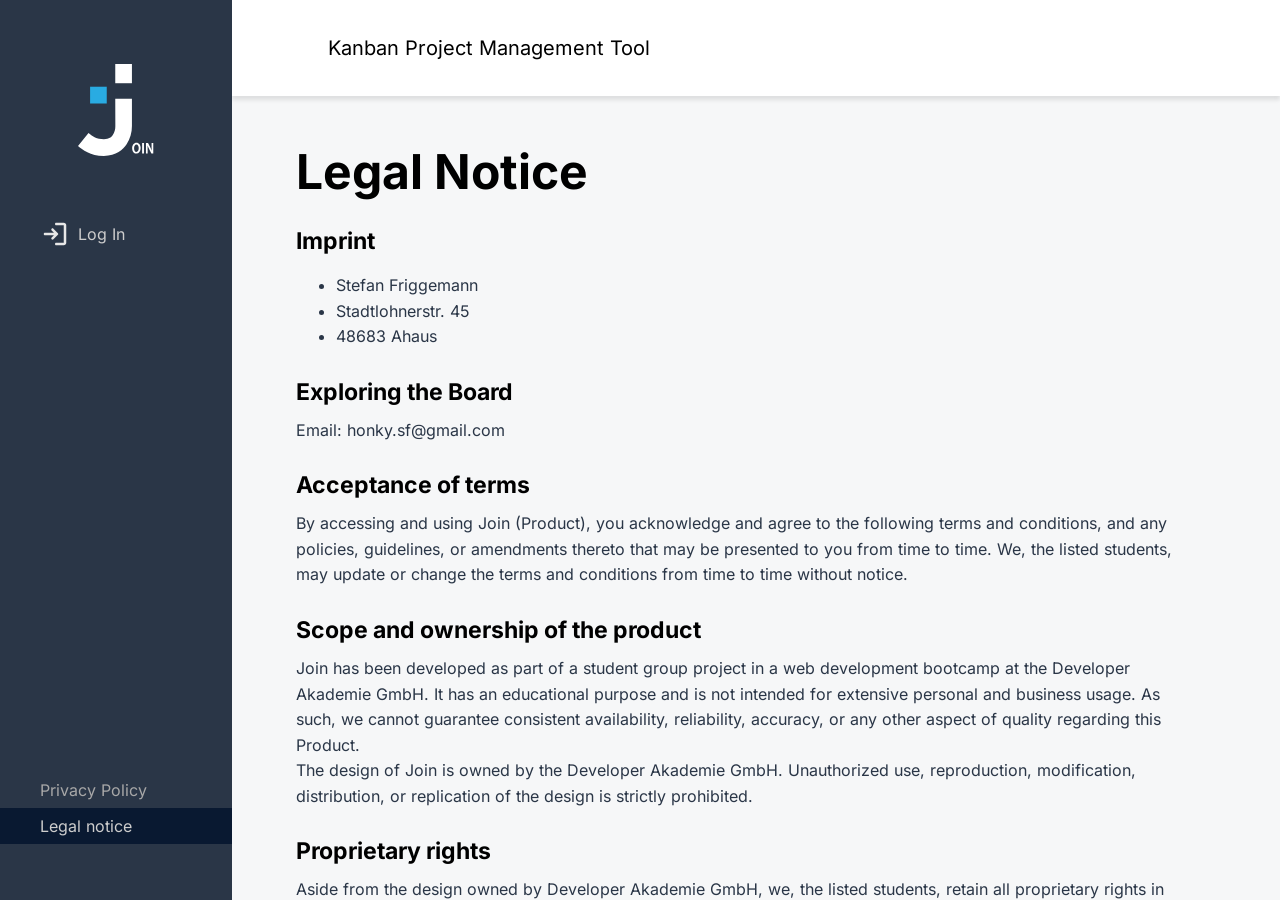
<file: html/legal-external.html>
<!DOCTYPE html>
<html lang="en">

<head>
    <meta charset="UTF-8">
    <meta name="viewport" content="width=device-width, initial-scale=1.0">
    <title>Legal Notice – Join</title>
    <link rel="icon" type="image/svg+xml" href="../assets/icons/logo.svg">
    <link rel="stylesheet" href="../CSS/root.css">
    <script src="../scripts/focus-input.js" defer></script>
    <link rel="stylesheet" href="../style.css">
    <link rel="stylesheet" href="../CSS/help.css">
</head>

<body class="help-page external-legal-page">
    <div class="app-layout">
        <aside class="sidebar">
            <div class="sidebar-logo">
                <img src="../assets/icons/join-logo-white.svg" alt="Join">
            </div>
            <nav class="sidebar-nav" aria-label="Account navigation">
                <a class="sidebar-link" href="../index.html">
                    <img src="../assets/icons/login.svg" alt="">
                    <span>Log In</span>
                </a>
            </nav>
            <div class="sidebar-legal">
                <a href="./privacy-external.html">Privacy Policy</a>
                <a class="active" href="./legal-external.html" aria-current="page">Legal notice</a>
            </div>
        </aside>

        <div class="app-content">
            <header class="header">
                <a class="board-mobile-logo" href="../index.html" aria-label="Join home">
                    <img src="../assets/icons/logo.svg" alt="Join">
                </a>
                <p class="board-project-name">Kanban Project Management Tool</p>
            </header>

            <main class="help-main">
                <article class="help-content">
                    <h1>Legal Notice</h1>

                    <section class="help-section" aria-labelledby="legal-imprint-title">
                        <h2 id="legal-imprint-title">Imprint</h2>
                        <ul>
                            <li>Stefan Friggemann</li>
                            <li>Stadtlohnerstr. 45</li>
                            <li>48683 Ahaus</li>
                        </ul>
                    </section>

                    <section class="help-section" aria-labelledby="legal-contact-title">
                        <h2 id="legal-contact-title">Exploring the Board</h2>
                        <p>Email: honky.sf@gmail.com</p>
                    </section>

                    <section class="help-section" aria-labelledby="legal-terms-title">
                        <h2 id="legal-terms-title">Acceptance of terms</h2>
                        <p>
                            By accessing and using Join (Product), you acknowledge and agree to the following terms and
                            conditions, and any policies, guidelines, or amendments thereto that may be presented to you
                            from time to time. We, the listed students, may update or change the terms and conditions
                            from time to time without notice.
                        </p>
                    </section>

                    <section class="help-section" aria-labelledby="legal-scope-title">
                        <h2 id="legal-scope-title">Scope and ownership of the product</h2>
                        <p>
                            Join has been developed as part of a student group project in a web development bootcamp at
                            the Developer Akademie GmbH. It has an educational purpose and is not intended for extensive
                            personal and business usage. As such, we cannot guarantee consistent availability,
                            reliability, accuracy, or any other aspect of quality regarding this Product.
                        </p>
                        <p>
                            The design of Join is owned by the Developer Akademie GmbH. Unauthorized use, reproduction,
                            modification, distribution, or replication of the design is strictly prohibited.
                        </p>
                    </section>

                    <section class="help-section" aria-labelledby="legal-rights-title">
                        <h2 id="legal-rights-title">Proprietary rights</h2>
                        <p>
                            Aside from the design owned by Developer Akademie GmbH, we, the listed students, retain all
                            proprietary rights in Join, including any associated copyrighted material, trademarks, and
                            other proprietary information.
                        </p>
                    </section>

                    <section class="help-section" aria-labelledby="legal-use-title">
                        <h2 id="legal-use-title">Use of the product</h2>
                        <p>
                            Join is intended to be used for lawful purposes only, in accordance with all applicable laws
                            and regulations. Any use of Join for illegal activities, or to harass, harm, threaten, or
                            intimidate another person, is strictly prohibited. You are solely responsible for your
                            interactions with other users of Join.
                        </p>
                    </section>

                    <section class="help-section" aria-labelledby="legal-disclaimer-title">
                        <h2 id="legal-disclaimer-title">Disclaimer of warranties and limitation of liability</h2>
                        <p>
                            Join is provided “as is” without warranty of any kind, whether express or implied, including
                            but not limited to the implied warranties of merchantability, fitness for a particular
                            purpose, and non-infringement. In no event will we, the listed students, or the Developer
                            Akademie GmbH, be liable for any damages, including but not limited to direct, indirect,
                            incidental, special, consequential, or punitive damages, arising out of or in connection
                            with the use or inability to use Join.
                        </p>
                    </section>
                </article>
            </main>
        </div>
    </div>

    <nav class="board-mobile-nav" aria-label="Account navigation">
        <a href="../index.html">
            <img src="../assets/icons/login.svg" alt="">
            <span>Log In</span>
        </a>
    </nav>
</body>

</html>
</file>
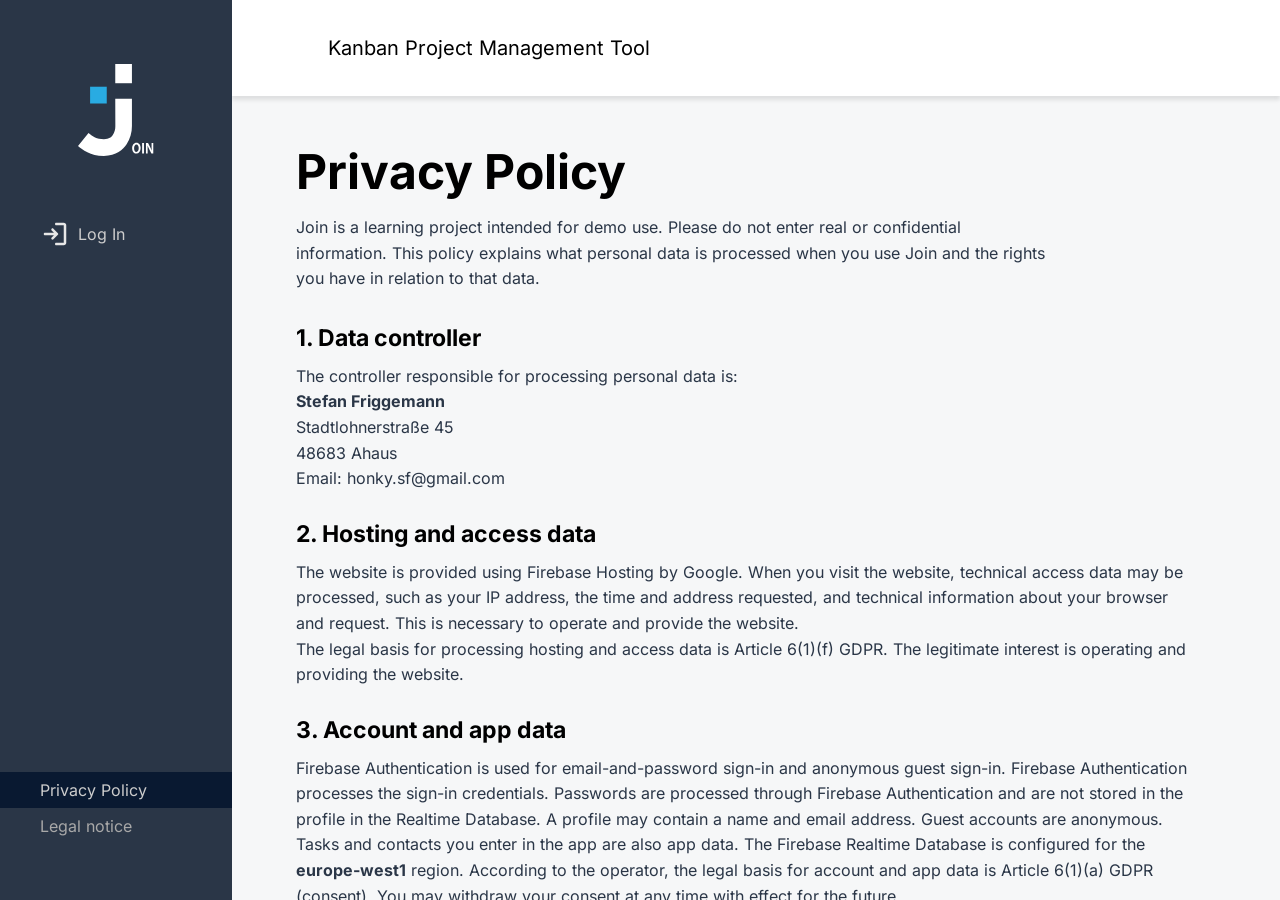
<file: html/privacy-external.html>
<!DOCTYPE html>
<html lang="en">

<head>
    <meta charset="UTF-8">
    <meta name="viewport" content="width=device-width, initial-scale=1.0">
    <title>Privacy Policy – Join</title>
    <link rel="icon" type="image/svg+xml" href="../assets/icons/logo.svg">
    <link rel="stylesheet" href="../CSS/root.css">
    <script src="../scripts/focus-input.js" defer></script>
    <link rel="stylesheet" href="../style.css">
    <link rel="stylesheet" href="../CSS/help.css">
</head>

<body class="privacy-page external-privacy-page">
    <div class="app-layout">
        <aside class="sidebar">
            <div class="sidebar-logo">
                <img src="../assets/icons/join-logo-white.svg" alt="Join">
            </div>
            <nav class="sidebar-nav" aria-label="Account navigation">
                <a class="sidebar-link" href="../index.html">
                    <img src="../assets/icons/login.svg" alt="">
                    <span>Log In</span>
                </a>
            </nav>
            <div class="sidebar-legal">
                <a class="active" href="./privacy-external.html" aria-current="page">Privacy Policy</a>
                <a href="./legal-external.html">Legal notice</a>
            </div>
        </aside>

        <div class="app-content">
            <header class="header">
                <a class="board-mobile-logo" href="../index.html" aria-label="Join home">
                    <img src="../assets/icons/logo.svg" alt="Join">
                </a>
                <p class="board-project-name">Kanban Project Management Tool</p>
            </header>

            <main class="help-main">
                <article class="help-content">
                    <h1>Privacy Policy</h1>
                    <p class="help-intro">
                        Join is a learning project intended for demo use. Please do not enter real or confidential
                        information. This policy explains what personal data is processed when you use Join and the
                        rights you have in relation to that data.
                    </p>

                    <section class="help-section">
                        <h2>1. Data controller</h2>
                        <p>
                            The controller responsible for processing personal data is:<br>
                            <strong>Stefan Friggemann</strong><br>
                            Stadtlohnerstraße 45<br>
                            48683 Ahaus<br>
                            Email: honky.sf@gmail.com
                        </p>
                    </section>

                    <section class="help-section">
                        <h2>2. Hosting and access data</h2>
                        <p>
                            The website is provided using Firebase Hosting by Google. When you visit the website,
                            technical access data may be processed, such as your IP address, the time and address
                            requested, and technical information about your browser and request. This is necessary
                            to operate and provide the website.
                        </p>
                        <p>
                            The legal basis for processing hosting and access data is Article 6(1)(f) GDPR. The
                            legitimate interest is operating and providing the website.
                        </p>
                    </section>

                    <section class="help-section">
                        <h2>3. Account and app data</h2>
                        <p>
                            Firebase Authentication is used for email-and-password sign-in and anonymous guest
                            sign-in. Firebase Authentication processes the sign-in credentials. Passwords are
                            processed through Firebase Authentication and are not stored in the profile in the
                            Realtime Database. A profile may contain a name and email address. Guest accounts are
                            anonymous.
                        </p>
                        <p>
                            Tasks and contacts you enter in the app are also app data. The Firebase Realtime
                            Database is configured for the <strong>europe-west1</strong> region. According to the
                            operator, the legal basis for account and app data is Article 6(1)(a) GDPR (consent).
                            You may withdraw your consent at any time with effect for the future.
                        </p>
                    </section>

                    <section class="help-section">
                        <h2>4. Tasks, contacts, and access permissions</h2>
                        <p>
                            Tasks are stored in a shared <code>tasks</code> collection and contacts in a shared
                            <code>contacts</code> collection. Tasks contain the UID of the account that created
                            them; contacts do not contain a creator UID. When a task is opened for editing, the
                            task and its ID are temporarily stored in the browser's <code>sessionStorage</code>.
                        </p>
                        <p>
                            Under the currently active database rules confirmed by the operator, all signed-in
                            accounts, including guest accounts, can read all user profiles and read and modify all
                            tasks and contacts. An account can modify only its own user profile. Tasks and contacts
                            are therefore not protected on a per-account basis: other signed-in accounts can view
                            and modify them. For this reason, do not enter real or confidential information.
                        </p>
                    </section>

                    <section class="help-section">
                        <h2>5. Recipients and transfers to third countries</h2>
                        <p>
                            Google and Firebase process data to the extent necessary to provide hosting,
                            authentication, and database services. According to the operator, the
                            <a href="https://cloud.google.com/terms" target="_blank" rel="noopener noreferrer">
                                Google Cloud Platform Terms of Service</a>
                            and the
                            <a href="https://firebase.google.com/terms/data-processing-terms" target="_blank"
                                rel="noopener noreferrer">Firebase Data Processing Addendum</a>.
                        </p>
                        <p>
                            Where a relevant transfer to a third country takes place and the transfer falls within
                            the applicable scope, Google relies, according to information reviewed by the operator,
                            on the EU Standard Contractual Clauses and the EU-U.S. Data Privacy Framework.
                        </p>
                    </section>

                    <section class="help-section">
                        <h2>6. Deletion and retention</h2>
                        <p>
                            Account deletion requests are handled manually. Tasks associated with an account are
                            checked using the stored creator UID. Since shared contacts do not contain a creator UID,
                            they are reviewed manually as part of the request. Please identify any relevant contacts
                            in your request. Privacy requests are received through Gmail at the email address above
                            and are deleted after they have been handled, unless a legal retention obligation
                            applies.
                        </p>
                        <p>
                            No specific project-level retention period for hosting access logs has been confirmed.
                            According to the current screenshot, Cloud Logging is not linked to the project. Firebase
                            specifies 30 days as the default for Hosting web request logs exported to Cloud Logging;
                            this does not establish the current retention period for this project. No specific
                            provider-level retention period is stated here.
                        </p>
                    </section>

                    <section class="help-section">
                        <h2>7. Your rights</h2>
                        <p>
                            Subject to the applicable legal requirements, you have the right to access your personal
                            data and request its rectification or erasure, restriction of processing, and
                            portability. Where processing is based on legitimate interests, you may object for
                            reasons relating to your particular situation. You may withdraw consent at any time with
                            effect for the future.
                        </p>
                        <p>
                            You also have the right to lodge a complaint with a data protection supervisory
                            authority, particularly in the country of your habitual residence, place of work, or the
                            place of the alleged infringement.
                        </p>
                        <p>
                            For privacy-related requests, please contact the controller listed above.
                        </p>
                    </section>

                    <section class="help-section">
                        <h2>8. Updates</h2>
                        <p>
                            This Privacy Policy will be updated if the features, providers, or purposes of
                            processing change.
                        </p>
                        <p>Last updated: November 2026</p>
                    </section>
                </article>
            </main>
        </div>
    </div>

    <nav class="board-mobile-nav" aria-label="Account navigation">
        <a href="../index.html">
            <img src="../assets/icons/login.svg" alt="">
            <span>Log In</span>
        </a>
    </nav>
</body>

</html>
</file>
<file: CSS/root.css>
/* 1. Schriftarten definieren */
@font-face {
    font-family: 'Inter';
    src: url('../assets/fonts/inter-v20-latin-regular.woff2') format('woff2');
    font-weight: 400;
    font-style: normal;
    font-display: swap;
}

@font-face {
    font-family: 'Inter';
    src: url('../assets/fonts/inter-v20-latin-700.woff2') format('woff2');
    font-weight: 700;
    font-style: normal;
    font-display: swap;
}

/* 2. Als CSS-Variable hinterlegen  */
:root {
    --font-main: 'Inter', sans-serif;
    --font-weight-regular: 400;
    --font-weight-bold: 700;
    --color-primary: #2a3647;
    --color-accent: #29abe2;
    --color-login-register-bg: rgba(255, 255, 255, 1);
    --color-background: rgba(246, 247, 248, 1);
    --color-surface: #fff;
    --color-text: #000;
    --color-muted: #a8a8a8;
    --color-border: #2a3647;
    --color-sidebar-active: #091931;
    --color-sidebar-text: #cdcdcd;
    --color-urgent: rgba(255, 61, 0, 1);
    --color-medium: rgba(255, 168, 0, 1);
    --color-low: rgba(122, 226, 41, 1);
    --color-greeting: #124658;
    --color-assignee-1: rgba(151, 71, 255, 1);
    --color-assignee-2: rgba(0, 190, 232, 1);
    --color-assignee-3: rgba(31, 215, 193, 1);
    --color-assignee-4: rgba(255, 116, 94, 1);
    --color-assignee-5: rgba(255, 163, 94, 1);
    --color-assignee-6: rgba(252, 113, 255, 1);
    --color-assignee-7: rgba(255, 199, 1, 1);
    --color-assignee-8: rgba(0, 56, 255, 1);
    --color-assignee-9: rgba(195, 255, 43, 1);
    --color-assignee-10: rgba(255, 230, 43, 1);
    --color-assignee-11: rgba(255, 70, 70, 1);
    --color-assignee-12: rgba(255, 187, 43, 1);
}

body {
    font-family: var(--font-main);
    color: var(--color-primary);
}

h1 {
    font-family: var(--font-main);
    font-weight: var(--font-weight-bold);
    font-size: 64px;
}

h2 {
    font-family: var(--font-main);
    font-weight: var(--font-weight-bold);
    font-size: 61px;
}

p {
    font-family: var(--font-main);
    font-weight: var(--font-weight-regular);
    font-size: 20px;
}

/* 3. Globale Styles für Buttons, Inputs und Links */
button,
input {
    font: inherit;
}

button {
    cursor: pointer;
}

.btn {
    min-height: 48px;
    padding: 12px 20px;
    border: 0;
    border-radius: 8px;
    color: var(--color-surface);
    background: var(--color-primary);
    font-weight: var(--font-weight-bold);
}

.btn:hover,
.btn:focus-visible {
    background: var(--color-accent);
}

.btn:disabled {
    cursor: not-allowed;
    opacity: 0.55;
}

.secondary-btn {
    border: 1px solid var(--color-primary);
    color: var(--color-primary);
    background: var(--color-surface);
}

.secondary-btn:hover,
.secondary-btn:focus-visible {
    border-color: var(--color-accent);
    color: var(--color-accent);
    background: var(--color-surface);
}

:where(html:not([data-pointer-focus])) :is(a, button, input, select, textarea, summary, [tabindex]):focus-visible {
    outline: 3px solid var(--color-border);
    outline-offset: 3px;
}

:where(html[data-pointer-focus]) :is(a, button, input, select, textarea, summary, [tabindex]):focus-visible {
    outline: none;
}
</file>
<file: style.css>
body {
    font-family: var(--font-main);
    background: var(--color-background);
    color: var(--color-text);
    margin: 0;
}

/*Header and Sidebar styling*/
.app-layout {
    display: flex;
    min-height: 100dvh;
}

.sidebar {
    display: flex;
    flex: 0 0 232px;
    flex-direction: column;
    justify-content: space-between;
    width: 232px;
    height: 100vh;
    min-height: 100vh;
    padding: 64px 0;
    box-sizing: border-box;
    background: var(--color-primary);
    opacity: 1;
}

@media (min-width: 768px) {
    .board-page .sidebar,
    .add-task-page .sidebar {
        position: sticky;
        top: 0;
        align-self: flex-start;
        height: 100dvh;
        min-height: 0;
    }
}

.sidebar-logo {
    display: flex;
    justify-content: center;
}

.sidebar-logo img {
    width: 76px;
    height: auto;
}

.sidebar-nav {
    display: flex;
    flex-direction: column;
    gap: 8px;
}

.sidebar-link {
    display: flex;
    align-items: center;
    gap: 8px;
    min-height: 56px;
    padding: 0 40px;
    color: var(--color-sidebar-text);
    font-size: 16px;
    text-decoration: none;
    transition: background-color 100ms ease;
}

.sidebar-link img {
    width: 30px;
    height: 30px;
    flex-shrink: 0;
}

.sidebar-link:hover,
.sidebar-link:focus-visible,
.sidebar-link.active {
    background: var(--color-sidebar-active);
}

.sidebar-legal {
    display: flex;
    flex-direction: column;
    gap: 16px;
    padding: 0 40px;
}

.sidebar-legal a {
    color: var(--color-muted);
    font-size: 16px;
    text-decoration: none;
}

.sidebar-legal a:hover,
.sidebar-legal a:focus-visible {
    color: var(--color-accent);
}

.app-content {
    flex: 1;
    min-width: 0;
}

.header {
    display: flex;
    align-items: center;
    width: 100%;
    justify-content: space-between;
    background: var(--color-surface);
    box-shadow: 0px 4px 4px 0px rgba(0, 0, 0, 0.1);
    height: 96px;
    padding: 20px 40px 20px 96px;
    box-sizing: border-box;
    overflow-x: clip;
    opacity: 1;
}

.header img {
    width: 32px;
    height: 32px;
}

.header-actions {
    display: flex;
    align-items: center;
    gap: 16px;
}

.profile-menu-wrapper {
    position: relative;
}

.header-avatar-trigger {
    display: grid;
    width: 56px;
    height: 56px;
    place-items: center;
    padding: 0;
    border: 0;
    border-radius: 50%;
    background: transparent;
    cursor: pointer;
}

.header-avatar-trigger:focus-visible {
    outline: 2px solid var(--color-accent);
    outline-offset: 3px;
}

.profile-menu {
    position: absolute;
    z-index: 20;
    top: calc(100% + 20px);
    right: 0;
    display: flex;
    box-sizing: border-box;
    width: 150px;
    height: 204px;
    flex-direction: column;
    justify-content: space-between;
    padding: 10px;
    border-radius: 20px 0 20px 20px;
    background: rgba(42, 54, 71, 1);
    box-shadow: 0 0 4px 0 rgba(0, 0, 0, 0.4);
    opacity: 0;
    visibility: hidden;
    transform: translateX(100%);
    transition: opacity 250ms ease, transform 250ms ease, visibility 250ms ease;
}

.profile-menu.is-open {
    opacity: 1;
    visibility: visible;
    transform: translateX(0);
}

.profile-menu a {
    padding: 10px;
    color: rgba(205, 205, 205, 1);
    font-family: var(--font-main);
    font-size: 16px;
    font-weight: 400;
    line-height: 120%;
    text-decoration: none;
    white-space: nowrap;
}

.profile-menu a[href$="help.html"] {
    display: none;
}

.profile-menu a:hover,
.profile-menu a:focus-visible {
    color: var(--color-surface);
    background: rgba(255, 255, 255, 0.08);
}

@media (prefers-reduced-motion: reduce) {
    .profile-menu {
        transition: none;
    }
}

.header .header-avatar {
    display: grid;
    place-items: center;
    box-sizing: border-box;
    width: 56px;
    height: 56px;
    flex: 0 0 56px;
    border: 3px solid var(--color-primary);
    border-radius: 50%;
    background: var(--color-surface);
    color: var(--color-primary);
    font-size: 18px;
    font-weight: var(--font-weight-bold);
}

@media (max-width: 900px) {

    .header .header-avatar,
    .header .header-avatar-trigger {
        width: 32px;
        height: 32px;
        flex-basis: 32px;
        font-size: 12px;
    }

    .header .header-actions {
        gap: 8px;
    }
}

@media (width < 768px) {
    .header .header-actions>.help-icon-link {
        display: none;
    }

    .profile-menu {
        top: 100%;
        right: -8px;
    }

    .profile-menu a {
        padding: 11px 10px;
        font-size: 16px;
    }

    .profile-menu a[href$="help.html"] {
        display: block;
    }
}
</file>
<file: CSS/help.css>
.help-main {
    padding: 48px 64px 64px;
    box-sizing: border-box;
}

.board-mobile-logo,
.board-mobile-nav {
    display: none;
}

.help-page .help-icon-link {
    display: inline-flex;
    align-items: center;
    justify-content: center;
}

.help-content {
    width: min(100%, 900px);
}

.help-content h1 {
    margin: 0 0 16px;
    color: var(--color-text);
    font-size: clamp(32px, 5vw, 48px);
    line-height: 1.15;
}

.help-heading {
    display: flex;
    align-items: center;
    justify-content: space-between;
    margin-bottom: 16px;
}

.help-heading h1 {
    margin: 0;
}

.help-back-link {
    display: none;
    width: 32px;
    height: 32px;
    flex: 0 0 32px;
    align-items: center;
    justify-content: center;
}

.help-back-link img {
    display: block;
    width: 24px;
    height: 24px;
}

.help-intro,
.help-section p,
.help-section li,
.help-note p {
    color: var(--color-primary);
    font-size: 16px;
    line-height: 1.6;
}

.help-intro {
    max-width: 760px;
    margin: 0 0 32px;
}

.help-section {
    margin-top: 28px;
}

.help-section h2,
.help-note h2 {
    margin: 0 0 10px;
    color: var(--color-text);
    font-size: 23px;
    line-height: 1.3;
}

.help-section p {
    margin: 0;
}

.help-section ol {
    display: flex;
    flex-direction: column;
    gap: 8px;
    margin: 12px 0 0;
    padding-left: 24px;
}

.help-note {
    margin-top: 32px;
    padding: 20px 24px;
    border-left: 3px solid var(--color-accent);
    border-radius: 8px;
    background: var(--color-surface);
}

.help-note h2 {
    font-size: 19px;
}

.help-note p {
    margin: 0;
}

.help-contact {
    margin: 32px 0 0;
    color: var(--color-primary);
    font-size: 16px;
    line-height: 1.6;
}

.contact-email {
    color: var(--color-accent);
    text-decoration: none;
}

.contact-email:hover,
.contact-email:focus-visible {
    text-decoration: underline;
}

@media (min-width: 768px) {

    .help-page .app-layout,
    .privacy-page .app-layout,
    .external-legal-page .app-layout {
        height: 100vh;
        height: 100dvh;
        min-height: 0;
    }

    .help-page .sidebar,
    .privacy-page .sidebar,
    .external-legal-page .sidebar {
        height: 100%;
        min-height: 0;
    }

    .help-page .app-content,
    .privacy-page .app-content,
    .external-legal-page .app-content {
        height: 100vh;
        height: 100dvh;
        min-height: 0;
        overflow-y: auto;
    }
}

.external-legal-page .sidebar-nav,
.external-privacy-page .sidebar-nav {
    flex: 1;
    justify-content: flex-start;
    margin-top: 50px;
}

.external-legal-page .sidebar-legal a.active,
.external-privacy-page .sidebar-legal a.active {
    margin: -8px -40px;
    padding: 8px 40px;
    color: var(--color-sidebar-text);
    background: var(--color-sidebar-active);
}

@media (max-width: 767px) {
    .sidebar {
        display: none;
    }

    .header {
        height: 56px;
        padding: 0 16px;
    }

    .board-mobile-logo {
        display: flex;
        align-items: center;
    }

    .board-mobile-logo img {
        display: block;
        width: 32px;
        height: 32px;
    }

    .board-project-name,
    .header-actions>img {
        display: none;
    }

    .header-actions {
        gap: 8px;
    }

    .board-mobile-nav {
        position: fixed;
        z-index: 10;
        right: 0;
        bottom: 0;
        left: 0;
        display: flex;
        justify-content: space-around;
        min-height: 56px;
        padding: 4px 8px;
        background: var(--color-primary);
        box-shadow: 0 -2px 6px rgba(0, 0, 0, 0.12);
    }

    .board-mobile-nav a {
        display: flex;
        flex: 1;
        flex-direction: column;
        align-items: center;
        justify-content: center;
        gap: 2px;
        border-radius: 8px;
        color: var(--color-sidebar-text);
        font-size: 10px;
        text-decoration: none;
    }

    .board-mobile-nav img {
        width: 16px;
        height: 16px;
        filter: brightness(0) invert(1);
    }

    .external-legal-page .board-project-name,
    .external-privacy-page .board-project-name {
        display: block;
        margin-left: 16px;
        font-size: 14px;
    }

    .help-main {
        padding: 28px 20px 88px;
    }

    .privacy-page .help-main {
        background: var(--color-surface);
    }

    .privacy-page .help-heading h1 {
        font-size: 24px;
    }

    .help-content h1 {
        font-size: 32px;
    }

    .help-intro,
    .help-section p,
    .help-section li,
    .help-note p,
    .help-contact {
        font-size: 15px;
    }

    .help-section h2 {
        font-size: 20px;
    }

    .help-note {
        padding: 16px;
    }

    .help-back-link {
        display: inline-flex;
    }
}
</file>
